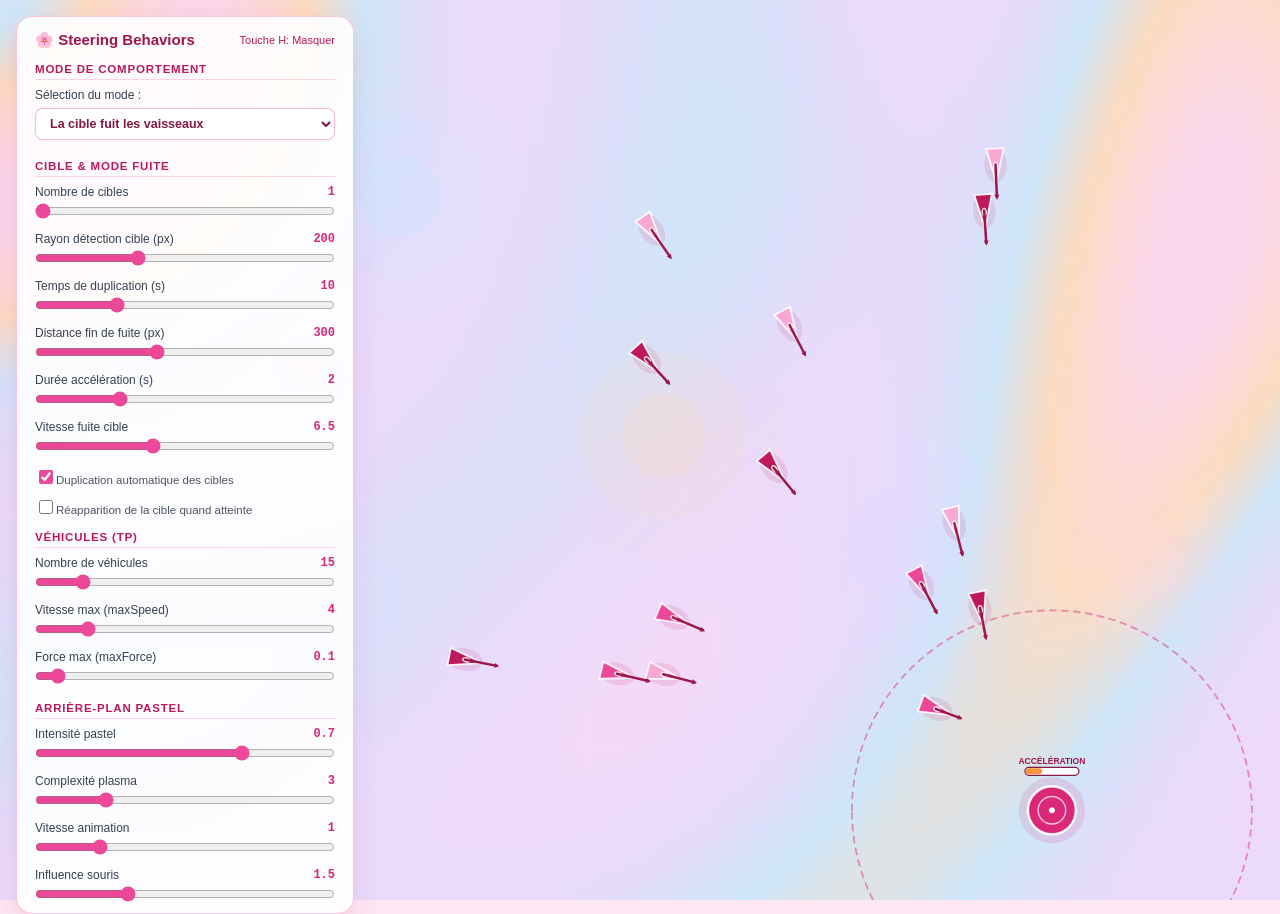
<file: IA2_SteeringBehaviors_Casablanca_G2-main/1-Seek/index.html>
<!DOCTYPE html>
<html lang="en">
  <head>
    <meta charset="utf-8" />
    <meta name="viewport" content="width=device-width, initial-scale=1.0">

    <title>Sketch - Steering Behaviors (Pastel Edition)</title>

    <link rel="stylesheet" type="text/css" href="style.css">

    <script src="libraries/p5.min.js"></script>
    <script src="libraries/p5.sound.min.js"></script>
    <script src="vehicle.js"></script>
    <script src="target.js"></script>
    <script src="sketch.js"></script>
  </head>
  <body>
    <!-- Pas besoin de déclarer un canvas pour dessiner en P5.js -->
  </body>
</html>
</file>
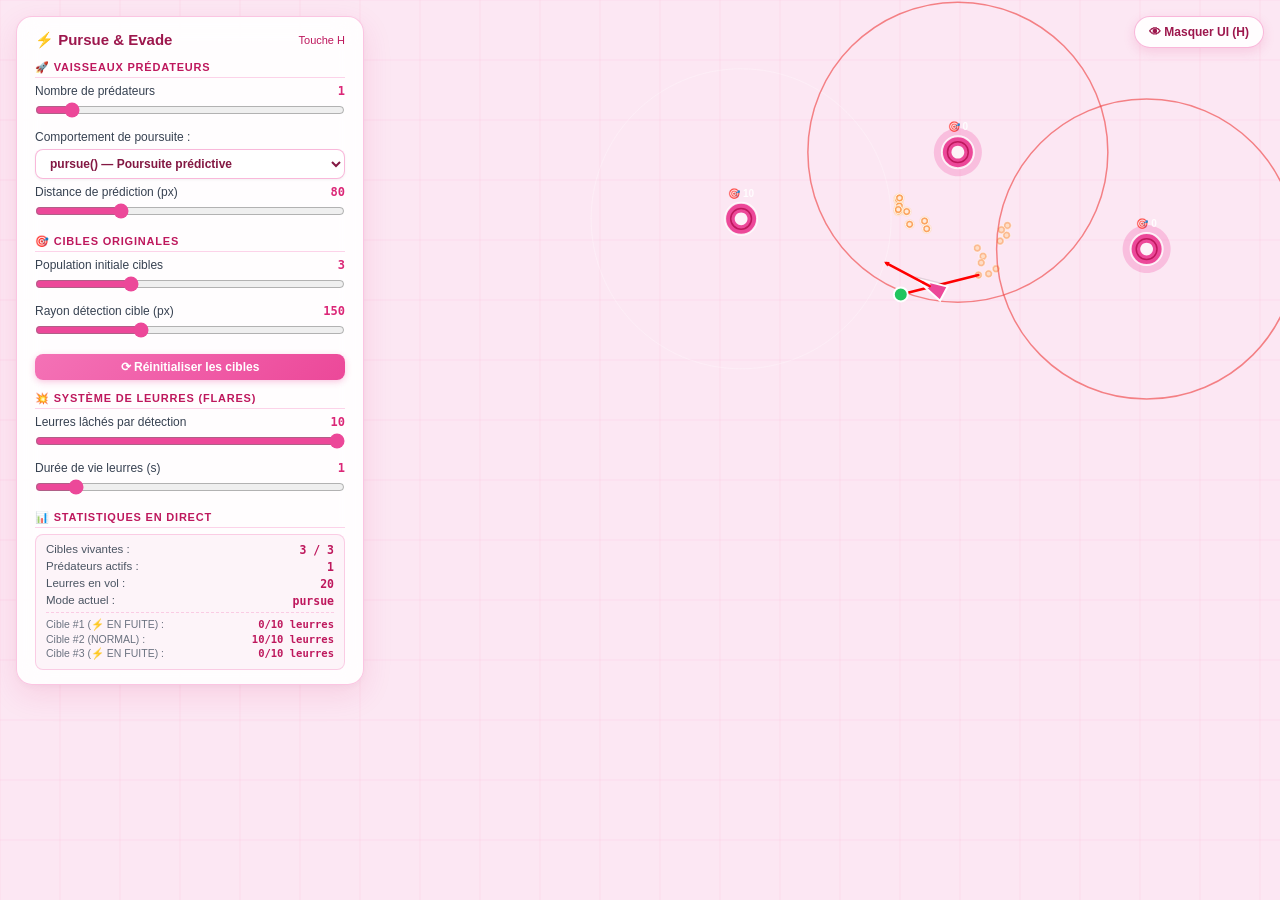
<file: IA2_SteeringBehaviors_Casablanca_G2-main/2-PursueEvade/index.html>
<!DOCTYPE html>
<html lang="en">
  <head>
    <meta charset="utf-8" />
    <meta name="viewport" content="width=device-width, initial-scale=1.0">

    <title>Pursue &amp; Evade — Simulation</title>

    <link rel="stylesheet" type="text/css" href="style.css">

    <script src="libraries/p5.min.js"></script>
    <script src="libraries/p5.sound.min.js"></script>
    <script src="vehicle.js"></script>
    <script src="target.js"></script>
    <script src="leurres.js"></script>
    <script src="sketch.js"></script>
  </head>
  <body>
    <!-- Pas besoin de déclarer un canvas pour dessiner en P5.js -->
  </body>
</html>
</file>
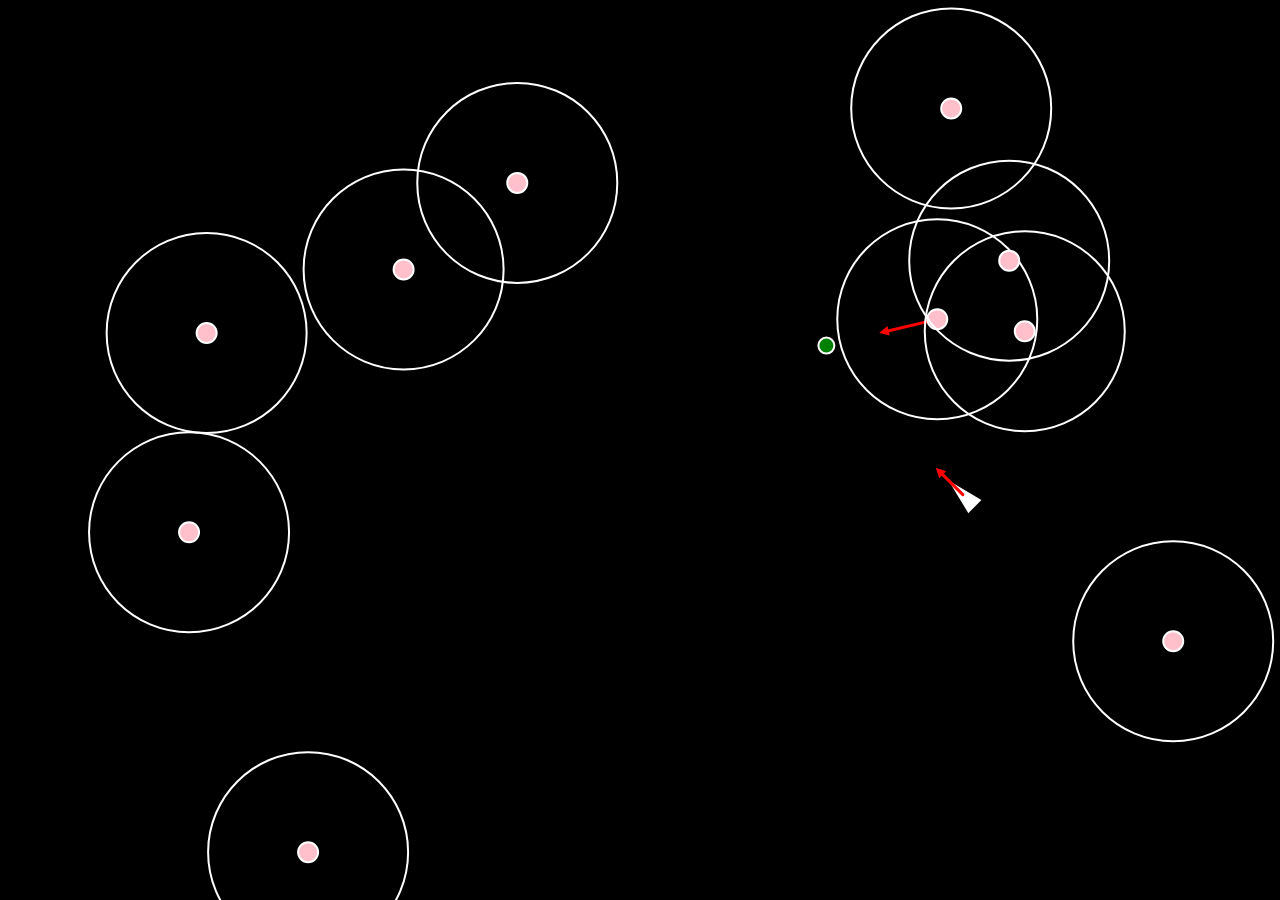
<file: IA2_SteeringBehaviors_Casablanca_G2-main/2-PursueEvade_correction/index.html>
<!DOCTYPE html>
<html lang="en">
  <head>
    <meta charset="utf-8" />
    <meta name="viewport" content="width=device-width, initial-scale=1.0">

    <title>Sketch</title>

    <link rel="stylesheet" type="text/css" href="style.css">

    <script src="libraries/p5.min.js"></script>
    <script src="libraries/p5.sound.min.js"></script>
    <script src="vehicle.js"></script>
    <script src="target.js"></script>
    <script src="bouncingBall.js"></script>
    <script src="sketch.js"></script>
  </head>
  <body>
    <!-- Pas besoin de déclarer un canvas pour dessiner en P5.js -->
  </body>
</html>
</file>
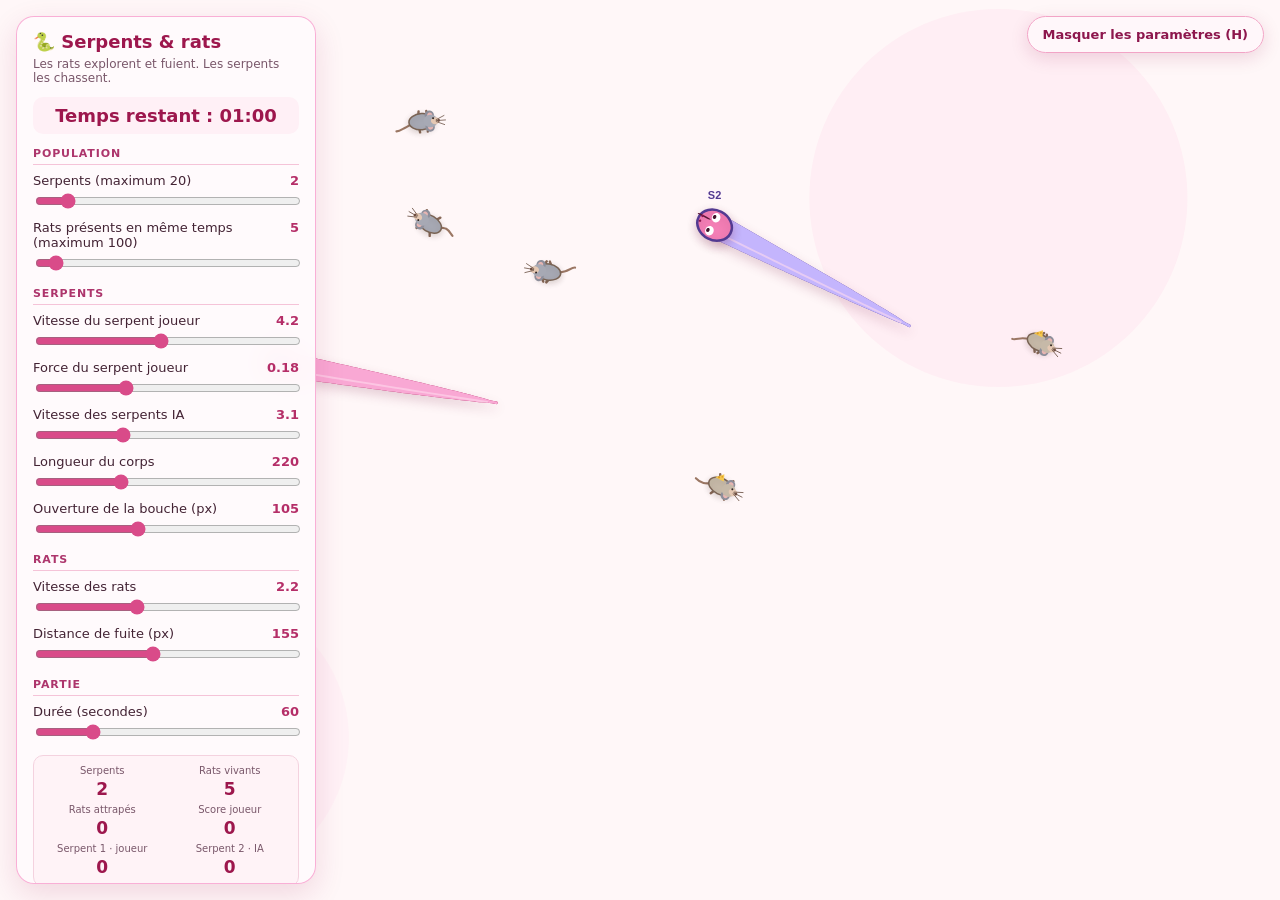
<file: IA2_SteeringBehaviors_Casablanca_G2-main/3-Arrival/index.html>
<!DOCTYPE html>
<html lang="fr">
  <head>
    <meta charset="utf-8" />
    <meta name="viewport" content="width=device-width, initial-scale=1.0">

    <title>Serpents &amp; Rats — Chasse pastel</title>

    <link rel="stylesheet" type="text/css" href="style.css">

    <script src="libraries/p5.min.js"></script>
    <script src="libraries/p5.sound.min.js"></script>
    <script src="vehicle.js"></script>
    <script src="snake.js"></script>
    <script src="rat.js"></script>
    <script src="sketch.js"></script>
  </head>
  <body>
    <!-- Pas besoin de déclarer un canvas pour dessiner en P5.js -->
  </body>
</html>
</file>
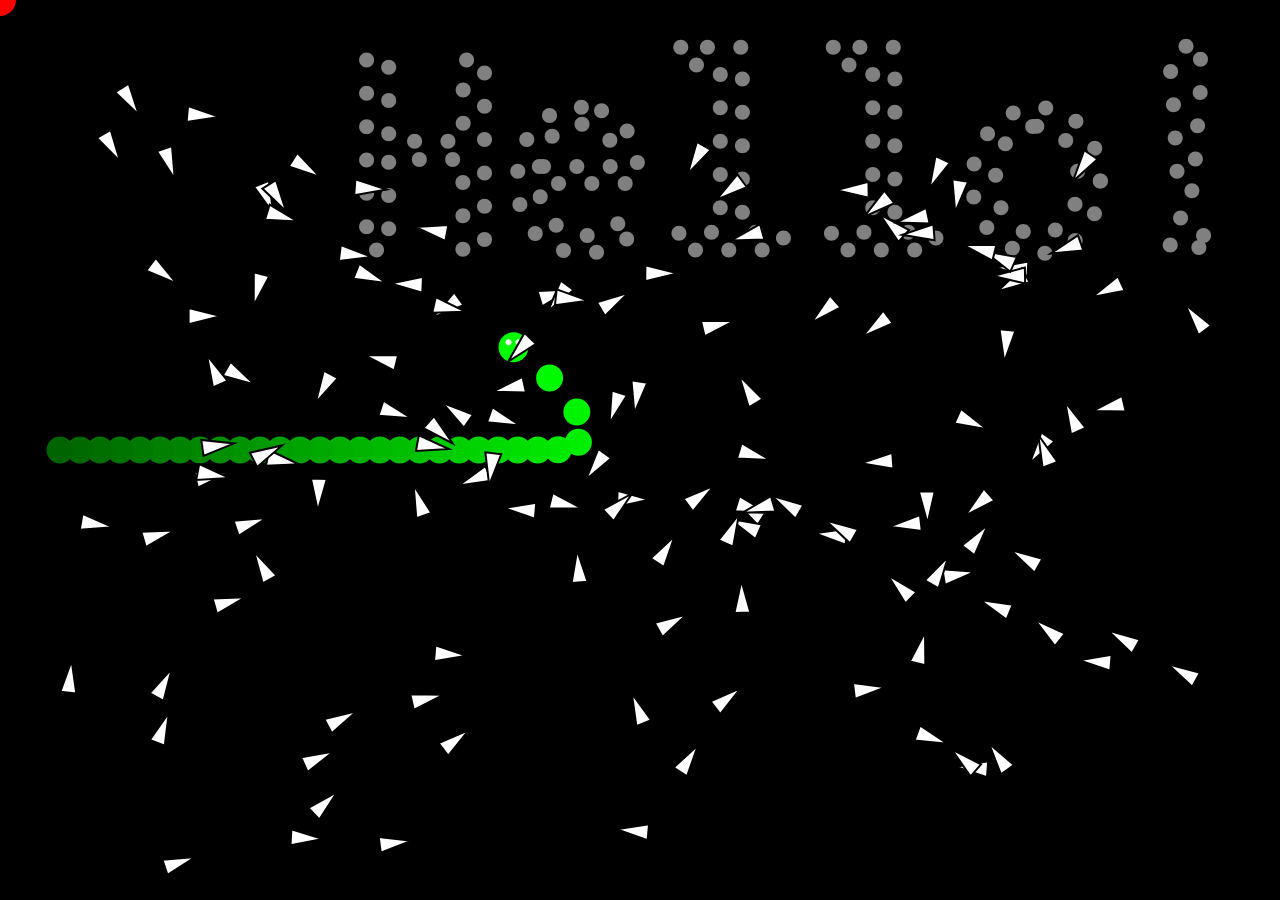
<file: IA2_SteeringBehaviors_Casablanca_G2-main/3-Arrival_correction/index.html>
<!DOCTYPE html>
<html lang="en">
  <head>
    <meta charset="utf-8" />
    <meta name="viewport" content="width=device-width, initial-scale=1.0">

    <title>Sketch</title>

    <link rel="stylesheet" type="text/css" href="style.css">

    <script src="libraries/p5.min.js"></script>
    <script src="libraries/p5.sound.min.js"></script>
    <script src="vehicle.js"></script>
    <script src="snake.js"></script>
    <script src="snakeWander.js"> </script>
    <script src="sketch.js"></script>
  </head>
  <body>
    <!-- Pas besoin de déclarer un canvas pour dessiner en P5.js -->
  </body>
</html>
</file>
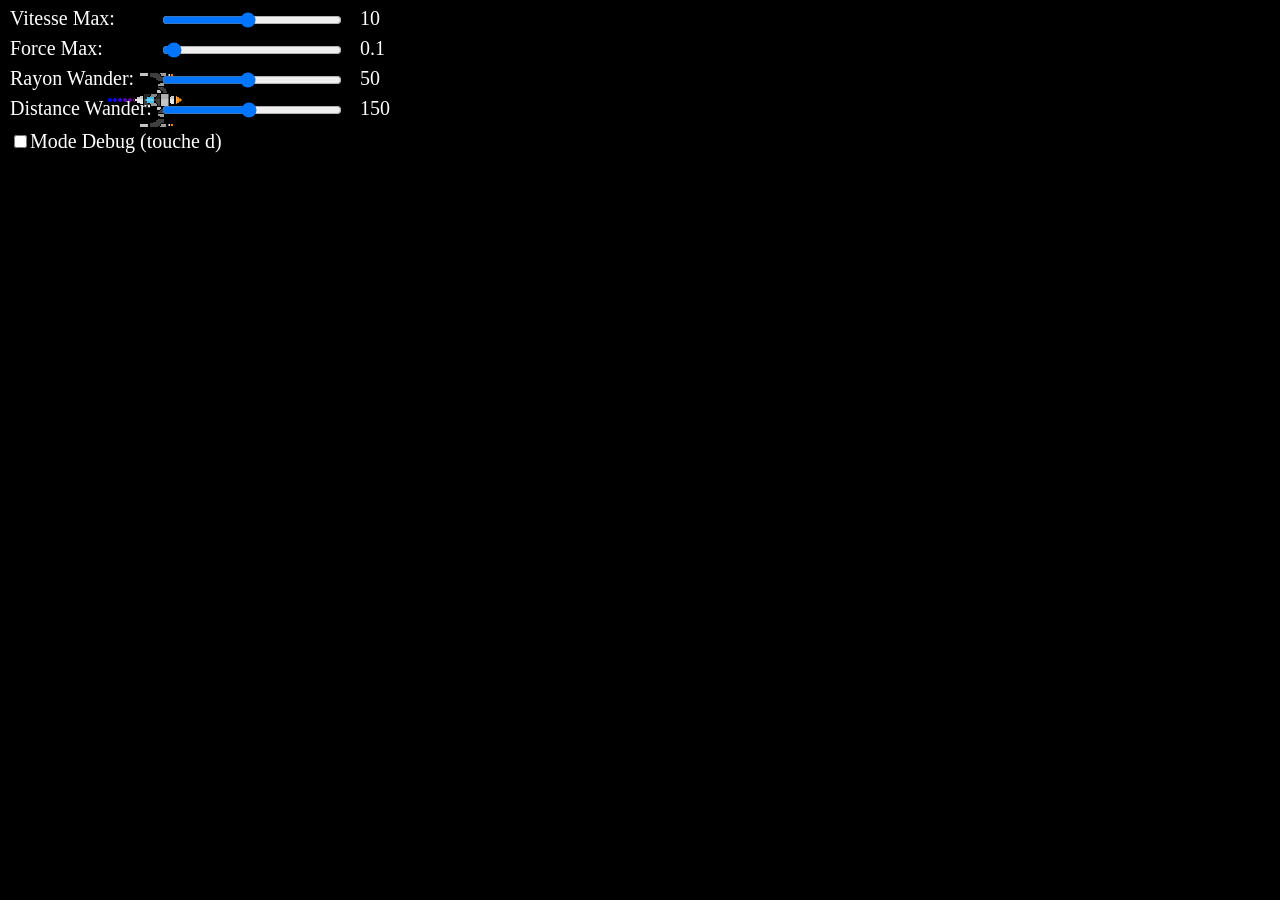
<file: IA2_SteeringBehaviors_Casablanca_G2-main/4-Wander/index.html>
<!DOCTYPE html>
<html lang="en">
  <head>
    <meta charset="utf-8" />
    <meta name="viewport" content="width=device-width, initial-scale=1.0">

    <title>Sketch</title>

    <link rel="stylesheet" type="text/css" href="style.css">

    <script src="libraries/p5.min.js"></script>
    <script src="libraries/p5.sound.min.js"></script>
    <script src="vehicle.js"></script>
    <script src="sketch.js"></script>
  </head>
  <body>
    <!-- Pas besoin de déclarer un canvas pour dessiner en P5.js -->
  </body>
</html>
</file>
<file: IA2_SteeringBehaviors_Casablanca_G2-main/1-Seek/style.css>
html, body {
  margin: 0;
  padding: 0;
  overflow: hidden;
  background-color: #FCE7F3;
  font-family: -apple-system, BlinkMacSystemFont, "Segoe UI", Roboto, "Helvetica Neue", Arial, sans-serif;
}

canvas {
  display: block;
}

/* Panneau de contrôle pastel glassmorphism */
#ui-panel {
  position: absolute;
  top: 16px;
  left: 16px;
  width: 300px;
  max-height: calc(100vh - 32px);
  overflow-y: auto;
  background: rgba(255, 255, 255, 0.90);
  color: #1F2937;
  padding: 14px 18px;
  border-radius: 16px;
  border: 1px solid rgba(244, 114, 182, 0.4);
  box-shadow: 0 10px 30px rgba(219, 39, 119, 0.12), 0 2px 8px rgba(0, 0, 0, 0.04);
  backdrop-filter: blur(14px);
  -webkit-backdrop-filter: blur(14px);
  z-index: 1000;
  user-select: none;
}

/* Scrollbar douce pour le panneau */
#ui-panel::-webkit-scrollbar {
  width: 5px;
}
#ui-panel::-webkit-scrollbar-thumb {
  background: rgba(244, 114, 182, 0.4);
  border-radius: 4px;
}

#ui-panel h2 {
  margin: 0 0 12px 0;
  font-size: 15px;
  font-weight: 700;
  color: #9D174D;
  display: flex;
  align-items: center;
  justify-content: space-between;
}

#ui-panel h3 {
  margin: 14px 0 8px 0;
  font-size: 11.5px;
  font-weight: 700;
  color: #BE185D;
  text-transform: uppercase;
  letter-spacing: 0.8px;
  border-bottom: 1.5px solid rgba(244, 114, 182, 0.3);
  padding-bottom: 4px;
}

.control-row {
  margin-bottom: 9px;
}

.control-header {
  display: flex;
  justify-content: space-between;
  align-items: center;
  font-size: 12px;
  color: #374151;
  font-weight: 500;
  margin-bottom: 2px;
}

.control-val {
  font-family: Consolas, monospace;
  font-size: 12px;
  color: #DB2777;
  font-weight: 700;
}

.control-slider {
  width: 100%;
  margin: 2px 0;
  cursor: pointer;
  accent-color: #EC4899;
}

/* Sélecteur de mode déroulant */
.control-select {
  width: 100%;
  padding: 7px 10px;
  border-radius: 8px;
  border: 1.5px solid rgba(244, 114, 182, 0.5);
  background: #ffffff;
  color: #831843;
  font-family: inherit;
  font-weight: 600;
  font-size: 12.5px;
  margin: 4px 0 6px 0;
  cursor: pointer;
  outline: none;
  transition: all 0.2s ease;
  box-shadow: 0 1px 3px rgba(0, 0, 0, 0.05);
}

.control-select:focus, .control-select:hover {
  border-color: #EC4899;
  box-shadow: 0 0 0 3px rgba(244, 114, 182, 0.25);
}

/* Case à cocher pastel */
.control-checkbox-row {
  margin: 4px 0 10px 0;
}

.control-checkbox {
  display: flex;
  align-items: center;
  gap: 7px;
  font-size: 11.5px;
  color: #4B5563;
  cursor: pointer;
}

.control-checkbox input[type="checkbox"] {
  accent-color: #EC4899;
  cursor: pointer;
  width: 14px;
  height: 14px;
}

.audio-controls {
  display: flex;
  align-items: center;
  gap: 10px;
  margin: 10px 0 6px 0;
}

.pastel-btn {
  background: linear-gradient(135deg, #F472B6, #EC4899);
  color: #ffffff;
  border: none;
  border-radius: 8px;
  padding: 7px 14px;
  font-size: 12px;
  font-weight: 600;
  cursor: pointer;
  transition: all 0.2s ease;
  box-shadow: 0 2px 6px rgba(236, 72, 153, 0.3);
  display: inline-flex;
  align-items: center;
  justify-content: center;
  gap: 6px;
}

.pastel-btn:hover {
  background: linear-gradient(135deg, #EC4899, #DB2777);
  transform: translateY(-1px);
  box-shadow: 0 4px 10px rgba(236, 72, 153, 0.4);
}

.pastel-btn:active {
  transform: translateY(0);
}

.btn-secondary {
  background: #F3F4F6;
  color: #374151;
  border: 1px solid rgba(209, 213, 219, 0.8);
  box-shadow: none;
  padding: 5px 10px;
  font-size: 11.5px;
}

.btn-secondary:hover {
  background: #E5E7EB;
  box-shadow: 0 2px 6px rgba(0, 0, 0, 0.08);
}
</file>
<file: IA2_SteeringBehaviors_Casablanca_G2-main/2-PursueEvade/style.css>
html, body {
  margin: 0;
  padding: 0;
  overflow: hidden;
  background-color: #FCE7F3;
  font-family: -apple-system, BlinkMacSystemFont, "Segoe UI", Roboto, "Helvetica Neue", Arial, sans-serif;
}

canvas {
  display: block;
}

/* Bouton flottant pour afficher/masquer l'UI */
#btn-toggle-ui {
  position: absolute;
  top: 16px;
  right: 16px;
  z-index: 1100;
  background: rgba(255, 255, 255, 0.90);
  color: #9D174D;
  border: 1.5px solid rgba(244, 114, 182, 0.5);
  border-radius: 20px;
  padding: 8px 14px;
  font-size: 12px;
  font-weight: 700;
  cursor: pointer;
  box-shadow: 0 4px 12px rgba(219, 39, 119, 0.15);
  backdrop-filter: blur(10px);
  -webkit-backdrop-filter: blur(10px);
  transition: all 0.2s ease;
  user-select: none;
}

#btn-toggle-ui:hover {
  background: #ffffff;
  color: #BE185D;
  transform: translateY(-1px);
  box-shadow: 0 6px 16px rgba(219, 39, 119, 0.22);
}

/* Panneau de configuration pastel glassmorphism */
#ui-panel {
  position: absolute;
  top: 16px;
  left: 16px;
  width: 310px;
  max-height: calc(100vh - 32px);
  overflow-y: auto;
  background: rgba(255, 255, 255, 0.92);
  color: #1F2937;
  padding: 14px 18px;
  border-radius: 16px;
  border: 1px solid rgba(244, 114, 182, 0.4);
  box-shadow: 0 10px 30px rgba(219, 39, 119, 0.12), 0 2px 8px rgba(0, 0, 0, 0.04);
  backdrop-filter: blur(14px);
  -webkit-backdrop-filter: blur(14px);
  z-index: 1000;
  user-select: none;
}

/* Scrollbar douce pour le panneau */
#ui-panel::-webkit-scrollbar {
  width: 5px;
}
#ui-panel::-webkit-scrollbar-thumb {
  background: rgba(244, 114, 182, 0.4);
  border-radius: 4px;
}

#ui-panel h2 {
  margin: 0 0 10px 0;
  font-size: 15px;
  font-weight: 700;
  color: #9D174D;
  display: flex;
  align-items: center;
  justify-content: space-between;
}

#ui-panel h3 {
  margin: 12px 0 6px 0;
  font-size: 11px;
  font-weight: 700;
  color: #BE185D;
  text-transform: uppercase;
  letter-spacing: 0.8px;
  border-bottom: 1.5px solid rgba(244, 114, 182, 0.3);
  padding-bottom: 3px;
}

.control-row {
  margin-bottom: 8px;
}

.control-header {
  display: flex;
  justify-content: space-between;
  align-items: center;
  font-size: 12px;
  color: #374151;
  font-weight: 500;
  margin-bottom: 2px;
}

.control-val {
  font-family: Consolas, monospace;
  font-size: 12px;
  color: #DB2777;
  font-weight: 700;
}

.control-slider {
  width: 100%;
  margin: 2px 0;
  cursor: pointer;
  accent-color: #EC4899;
}

/* Sélecteur déroulant */
.control-select {
  width: 100%;
  padding: 6px 10px;
  border-radius: 8px;
  border: 1.5px solid rgba(244, 114, 182, 0.5);
  background: #ffffff;
  color: #831843;
  font-family: inherit;
  font-weight: 600;
  font-size: 12px;
  margin: 3px 0 6px 0;
  cursor: pointer;
  outline: none;
  transition: all 0.2s ease;
  box-shadow: 0 1px 3px rgba(0, 0, 0, 0.05);
}

.control-select:focus, .control-select:hover {
  border-color: #EC4899;
  box-shadow: 0 0 0 3px rgba(244, 114, 182, 0.25);
}

/* Boutons pastel */
.pastel-btn {
  background: linear-gradient(135deg, #F472B6, #EC4899);
  color: #ffffff;
  border: none;
  border-radius: 8px;
  padding: 6px 12px;
  font-size: 12px;
  font-weight: 600;
  cursor: pointer;
  transition: all 0.2s ease;
  box-shadow: 0 2px 6px rgba(236, 72, 153, 0.3);
  display: inline-flex;
  align-items: center;
  justify-content: center;
  gap: 6px;
  width: 100%;
  margin-top: 4px;
}

.pastel-btn:hover {
  background: linear-gradient(135deg, #EC4899, #DB2777);
  transform: translateY(-1px);
  box-shadow: 0 4px 10px rgba(236, 72, 153, 0.4);
}

.pastel-btn:active {
  transform: translateY(0);
}

/* Badges de statistiques */
.stats-container {
  background: rgba(253, 242, 248, 0.8);
  border: 1px solid rgba(244, 114, 182, 0.3);
  border-radius: 8px;
  padding: 8px 10px;
  margin-top: 6px;
  font-size: 11.5px;
}

.stat-item {
  display: flex;
  justify-content: space-between;
  margin-bottom: 3px;
  color: #4B5563;
}

.stat-val {
  font-weight: 700;
  color: #BE185D;
  font-family: Consolas, monospace;
}

.target-stat-list {
  max-height: 90px;
  overflow-y: auto;
  margin-top: 4px;
  border-top: 1px dashed rgba(244, 114, 182, 0.3);
  padding-top: 4px;
}

.target-stat-item {
  display: flex;
  justify-content: space-between;
  font-size: 10.5px;
  color: #6B7280;
  padding: 1px 0;
}
</file>
<file: IA2_SteeringBehaviors_Casablanca_G2-main/2-PursueEvade_correction/style.css>
html, body {
  margin: 0;
  padding: 0;
}

canvas {
  display: block;
}
</file>
<file: IA2_SteeringBehaviors_Casablanca_G2-main/3-Arrival/style.css>
html, body {
  margin: 0;
  padding: 0;
  overflow: hidden;
  background: #fff7f8;
  font-family: Inter, "Segoe UI", Arial, sans-serif;
}

canvas {
  display: block;
}

#game-toggle {
  position: fixed;
  top: 16px;
  right: 16px;
  z-index: 20;
  border: 1px solid #f2a4c6;
  border-radius: 20px;
  padding: 10px 15px;
  background: rgba(255, 247, 250, 0.96);
  color: #8d174d;
  font: 650 13px system-ui, sans-serif;
  cursor: pointer;
  box-shadow: 0 5px 18px rgba(141, 23, 77, 0.15);
}

#game-panel {
  position: fixed;
  top: 16px;
  left: 16px;
  z-index: 20;
  box-sizing: border-box;
  width: 300px;
  max-height: calc(100vh - 32px);
  overflow-y: auto;
  padding: 14px 16px;
  border: 1px solid rgba(244, 114, 182, 0.55);
  border-radius: 18px;
  background: rgba(255, 250, 252, 0.96);
  color: #432334;
  box-shadow: 0 10px 30px rgba(157, 23, 77, 0.14);
  backdrop-filter: blur(12px);
  font: 13px system-ui, sans-serif;
}

#game-panel h2, #game-over h2 {
  margin: 0 0 5px;
  color: #9d174d;
  font-size: 18px;
}

#game-panel p, #game-over p {
  margin: 0 0 12px;
  color: #79576a;
  font-size: 12px;
}

.game-group-title {
  margin: 13px 0 7px;
  padding-bottom: 4px;
  border-bottom: 1px solid #f5c3d8;
  color: #ad356c;
  font-size: 11px;
  font-weight: 750;
  letter-spacing: 0.08em;
  text-transform: uppercase;
}

.game-control {
  margin: 8px 0;
}

.game-control-header {
  display: flex;
  justify-content: space-between;
  gap: 8px;
  margin-bottom: 3px;
}

.game-control-value {
  color: #b52e68;
  font-variant-numeric: tabular-nums;
  font-weight: 700;
}

.game-slider {
  width: 100%;
  accent-color: #d94b89;
  cursor: pointer;
}

#game-stats {
  display: grid;
  grid-template-columns: 1fr 1fr;
  gap: 5px;
  margin: 12px 0 8px;
  padding: 9px 7px;
  border: 1px solid #f4d2df;
  border-radius: 10px;
  background: #fff3f7;
}

#game-stats div {
  display: flex;
  flex-direction: column;
  gap: 3px;
  text-align: center;
}

#game-stats span {
  color: #79576a;
  font-size: 10px;
}

#game-stats strong {
  color: #9d174d;
  font-size: 17px;
  font-variant-numeric: tabular-nums;
}

.game-reset {
  width: 100%;
  margin-top: 6px;
  padding: 9px 12px;
  border: 0;
  border-radius: 10px;
  background: linear-gradient(135deg, #ec6aa5, #c93676);
  color: white;
  font: 650 13px system-ui, sans-serif;
  cursor: pointer;
  box-shadow: 0 3px 10px rgba(201, 54, 118, 0.22);
}

.game-reset:hover, #game-toggle:hover {
  filter: brightness(1.03);
  transform: translateY(-1px);
}

#game-over {
  position: fixed;
  inset: 0;
  z-index: 30;
  display: none;
  align-items: center;
  justify-content: center;
  flex-direction: column;
  padding: 24px;
  background: rgba(65, 31, 47, 0.28);
  text-align: center;
}

#game-over > div {
  padding: 24px 30px 18px;
  border: 1px solid #f0bfd2;
  border-radius: 20px;
  background: #fff9fb;
  box-shadow: 0 12px 38px rgba(74, 25, 49, 0.2);
}

#game-timer {
  margin: 10px 0 4px;
  padding: 8px;
  border-radius: 10px;
  background: #fff0f6;
  color: #9d174d;
  font-size: 18px;
  font-weight: 750;
  font-variant-numeric: tabular-nums;
  text-align: center;
}

.game-slider:disabled, .game-reset:disabled {
  cursor: not-allowed;
  opacity: 0.55;
}

#game-over > .game-result-card {
  box-sizing: border-box;
  width: min(520px, calc(100vw - 32px));
  max-height: min(80vh, 720px);
  overflow-y: auto;
}

#game-over .result-verdict {
  color: #9d174d;
  font-size: 18px;
  font-weight: 800;
}

#game-over .result-list {
  display: grid;
  gap: 5px;
  margin: 12px 0;
  text-align: left;
}

#game-over .result-row {
  display: flex;
  justify-content: space-between;
  gap: 14px;
  padding: 7px 10px;
  border-radius: 8px;
  background: #fff0f6;
}

#game-over .result-winner {
  background: #e8f7e7;
  color: #27632a;
}

#game-over .result-loser {
  color: #79576a;
}

.game-over-actions {
  display: grid;
  grid-template-columns: 1fr 1fr;
  gap: 8px;
  margin-top: 12px;
}

.game-over-actions .game-reset {
  margin-top: 0;
}

.game-over-actions .game-return {
  background: linear-gradient(135deg, #9278c8, #6c55a8);
}

@media (max-width: 480px) {
  .game-over-actions {
    grid-template-columns: 1fr;
  }
}
</file>
<file: IA2_SteeringBehaviors_Casablanca_G2-main/3-Arrival_correction/style.css>
html, body {
  margin: 0;
  padding: 0;
}

canvas {
  display: block;
}
</file>
<file: IA2_SteeringBehaviors_Casablanca_G2-main/4-Wander/style.css>
html, body {
  margin: 0;
  padding: 0;
}

canvas {
  display: block;
}
</file>
